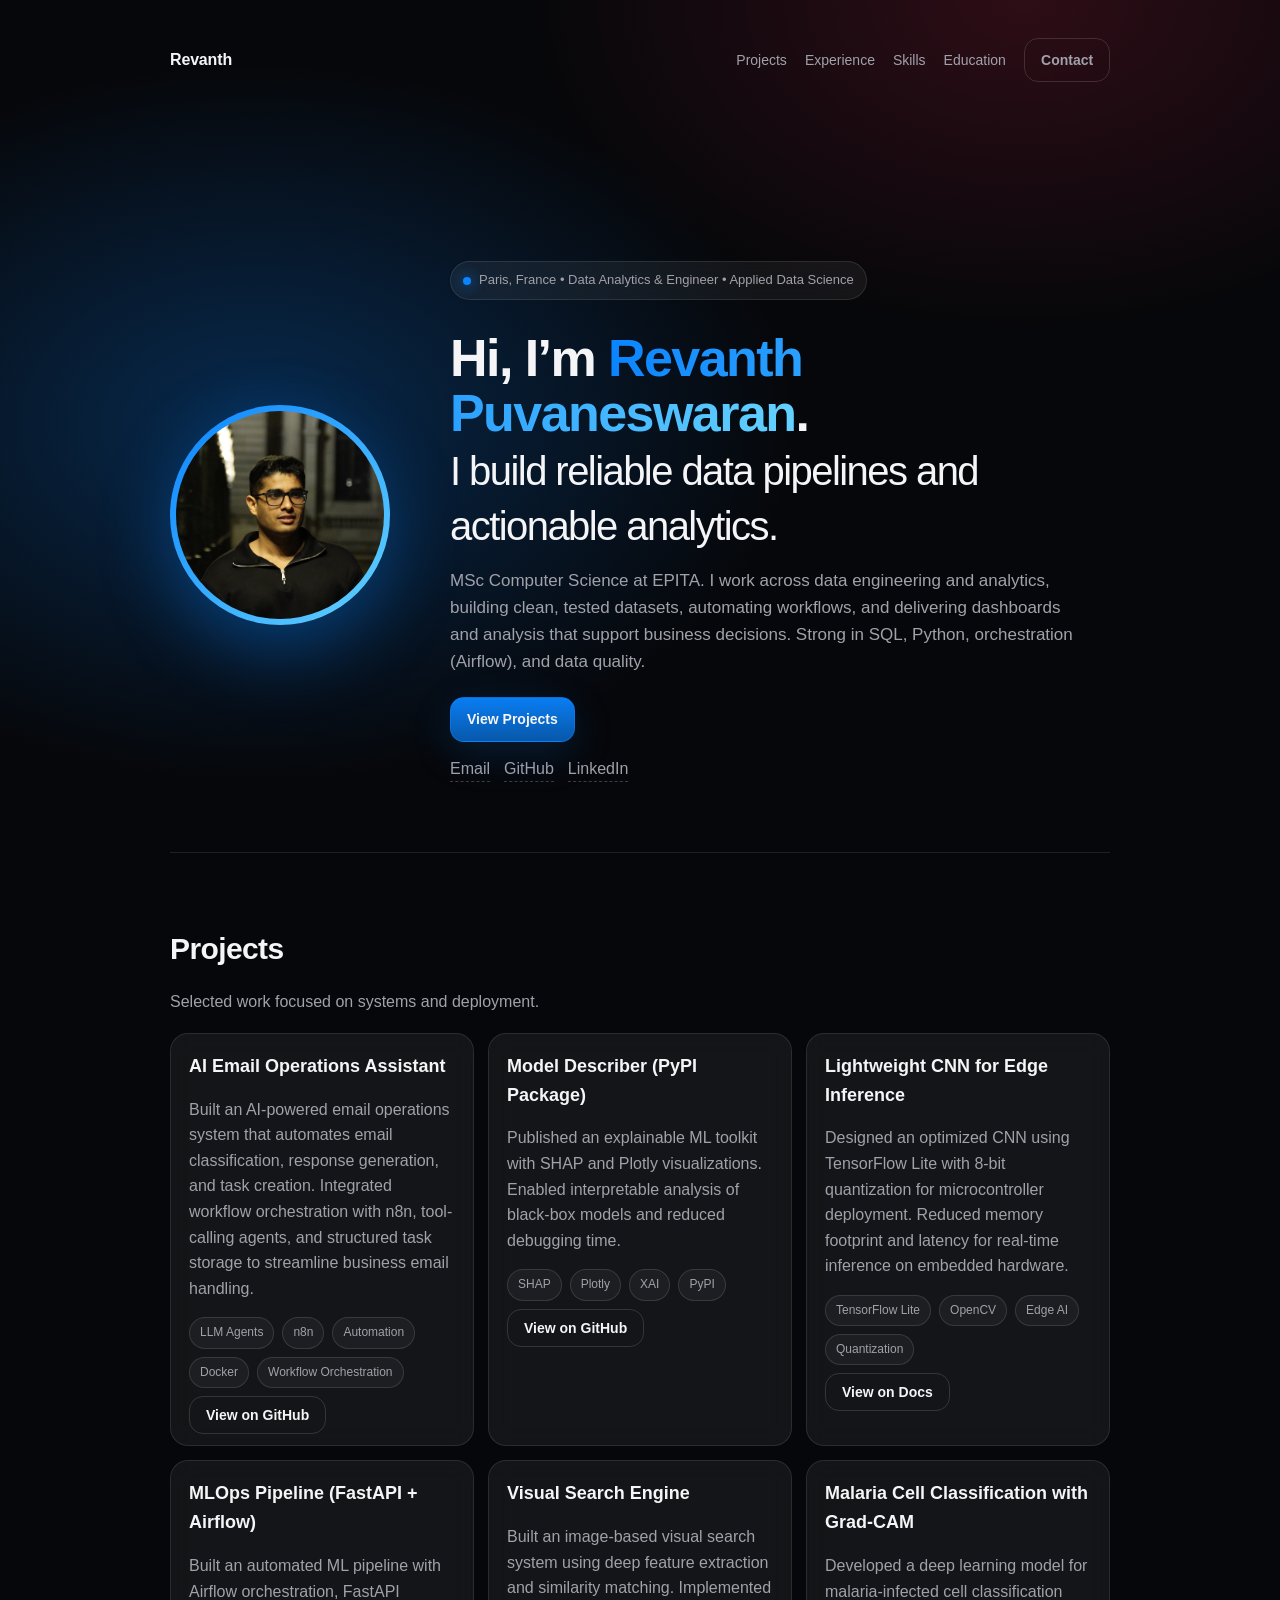
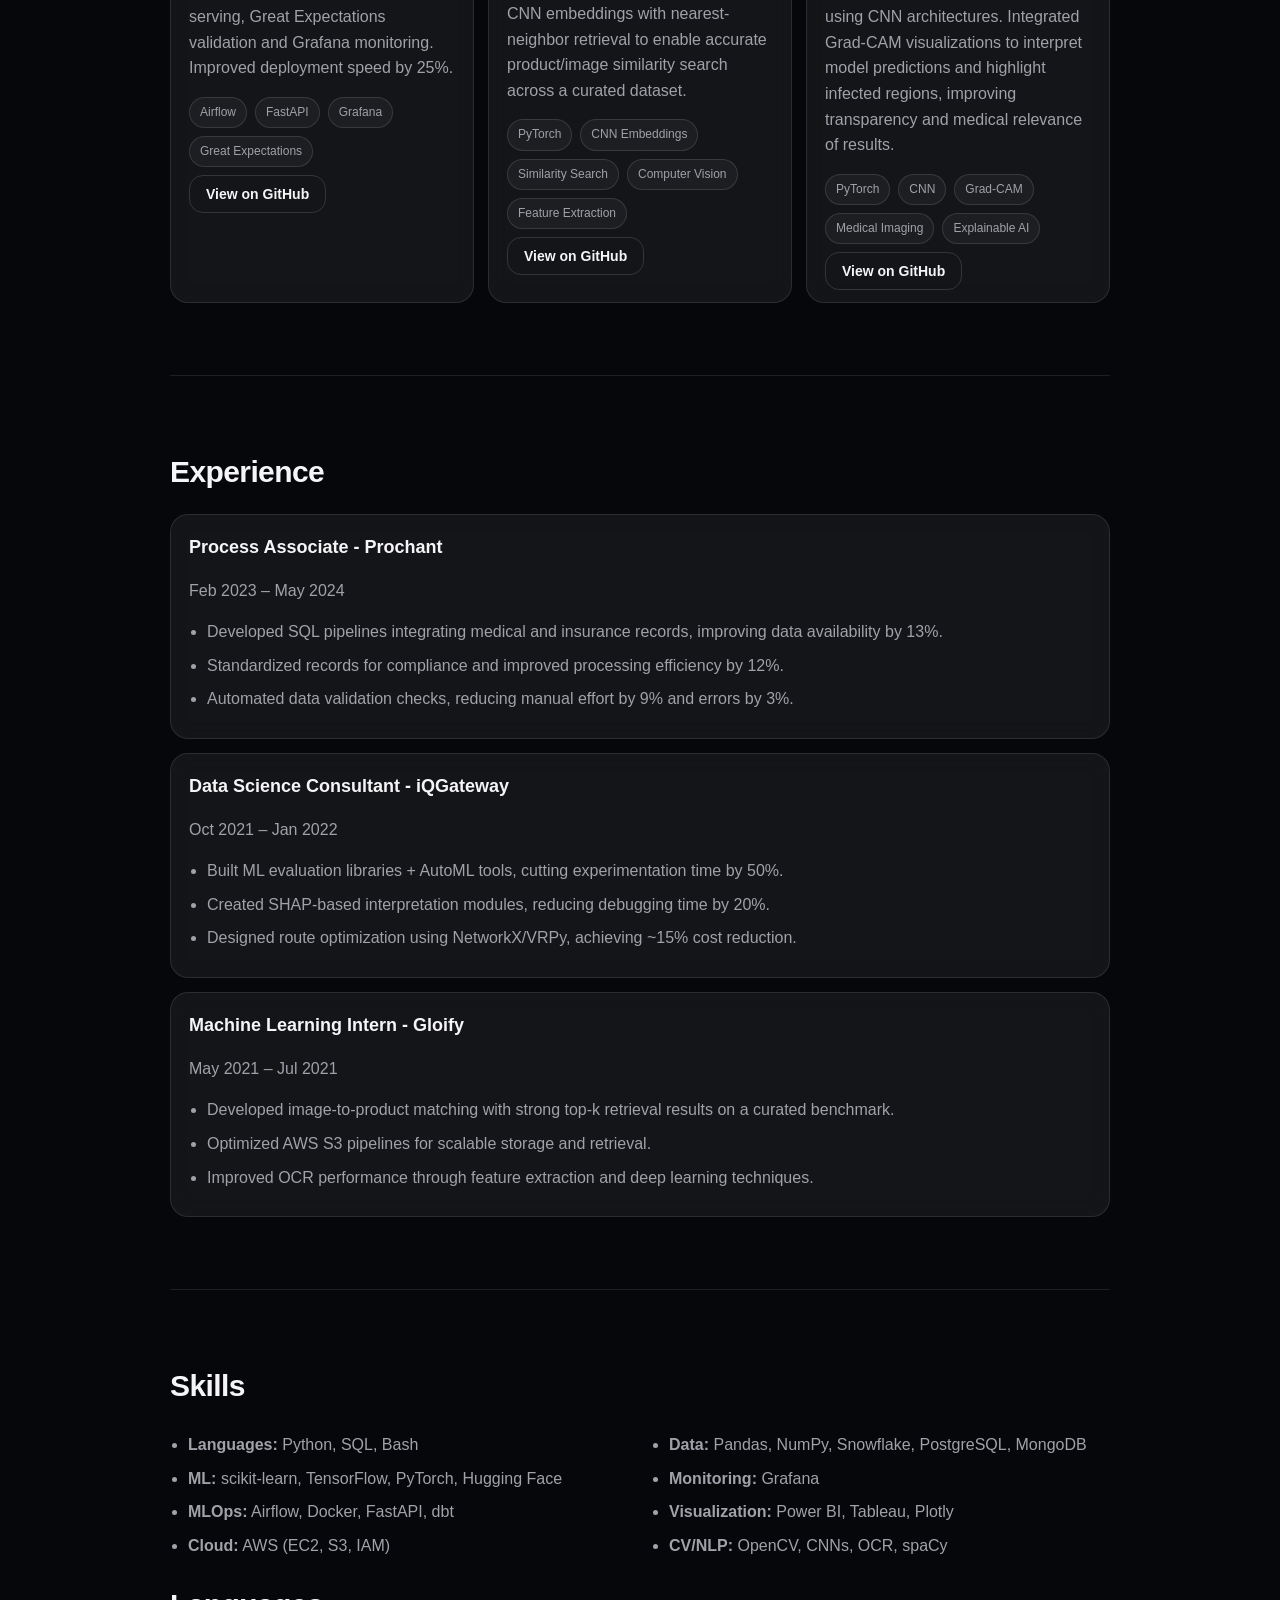
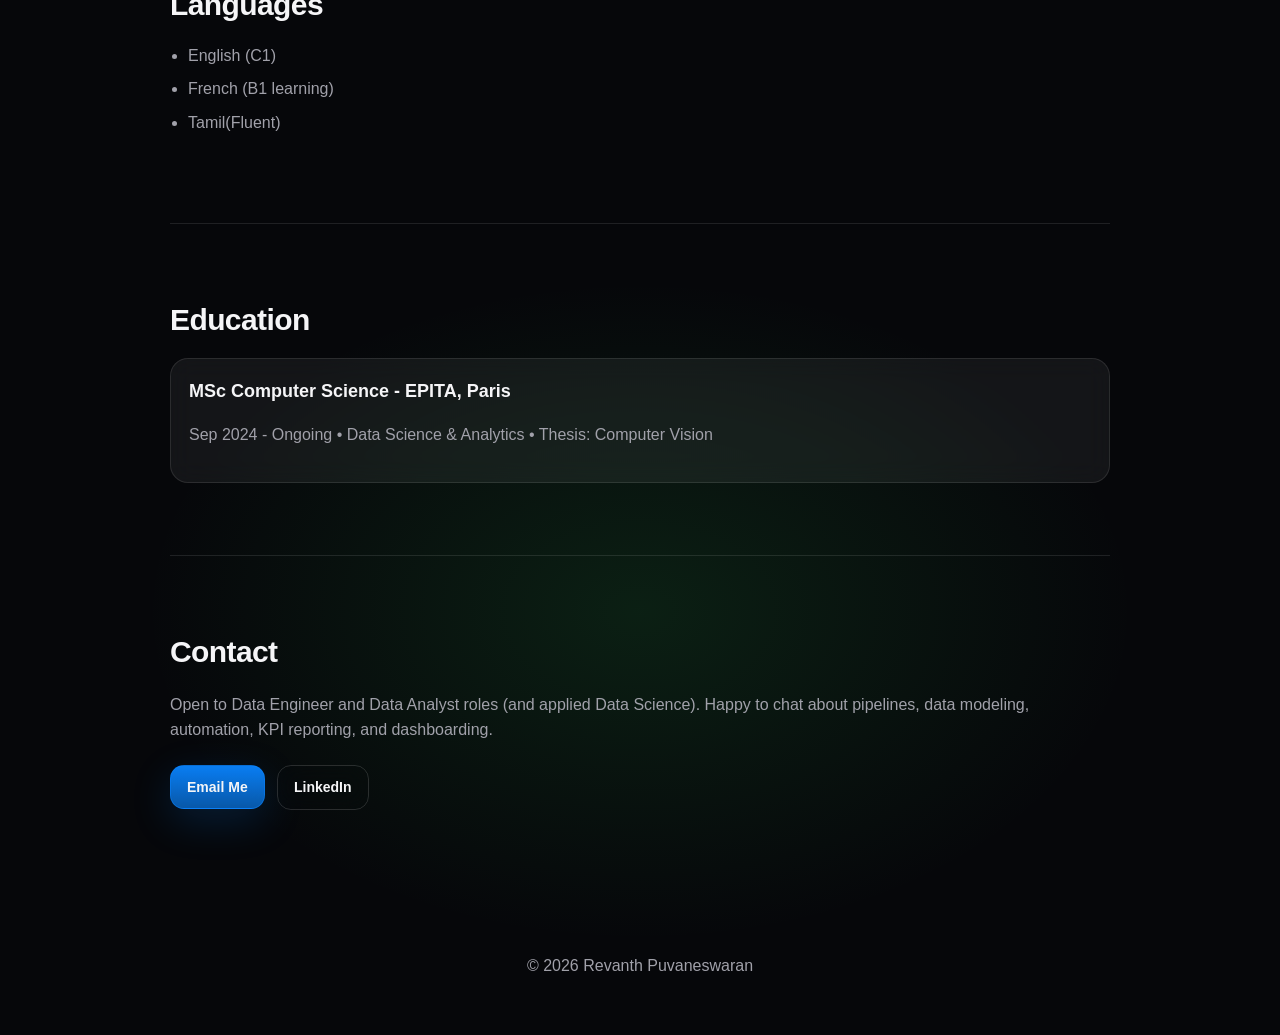
<file: index.html>
<!doctype html>
<html lang="en">
<head>
  <meta charset="utf-8" />
  <meta name="viewport" content="width=device-width,initial-scale=1" />

  <title>Revanth Puvaneswaran — Data Engineer / Data Analyst</title>
  <meta name="description" content="Revanth Puvaneswaran — Data Engineer & Data Analyst in Paris. SQL, Python, pipelines, data modeling, dashboards, and applied data science." />

  <link rel="stylesheet" href="./style.css" />
</head>

<body>

  <!-- NAVBAR -->
  <header class="container">
    <nav class="nav">
      <a class="logo" href="#top">Revanth</a>

      <div class="links">
        <a href="#projects">Projects</a>
        <a href="#experience">Experience</a>
        <a href="#skills">Skills</a>
        <a href="#education">Education</a>
        <a class="btn ghost" href="#contact">Contact</a>
      </div>
    </nav>
  </header>

  <main class="container">

    <!-- HERO -->
    <section id="top" class="hero hero-row">

      <div class="hero-photo">
        <div class="profile-wrapper">
          <img src="assets/REVS.jpeg" alt="Revanth Puvaneswaran">
        </div>
      </div>

      <div class="hero-content">
        <p class="badge">Paris, France • Data Analytics & Engineer • Applied Data Science</p>

        <h1>
          Hi, I’m <span class="accent">Revanth Puvaneswaran</span>.<br/>
          <span class="hero-subline">
                I build reliable data pipelines and actionable analytics.
          </span>
        </h1>

        <p class="sub">
          MSc Computer Science at EPITA. I work across data engineering and analytics, building clean, tested datasets,
          automating workflows, and delivering dashboards and analysis that support business decisions. Strong in SQL,
          Python, orchestration (Airflow), and data quality.
        </p>

        <div class="hero-actions">
          <a class="btn primary" href="#projects">View Projects</a>
          <!-- <a class="btn ghost" href="./REVANTH.pdf" target="_blank" rel="noreferrer">Resume</a> -->
        </div>

        <div class="social">
          <a href="mailto:revanthpuvanes@gmail.com">Email</a>
          <a href="https://github.com/revanthpuvanes" target="_blank" rel="noreferrer">GitHub</a>
          <a href="https://www.linkedin.com/in/revanth1998" target="_blank" rel="noreferrer">LinkedIn</a>
        </div>
      </div>

    </section>

    <!-- PROJECTS (UNCHANGED)
    <section id="projects" class="section">
      <h2>Projects</h2>
      <p class="muted">Selected work focused on systems and deployment.</p>

      <div class="grid">
        <article class="card">
          <h3>Lightweight CNN for Edge Inference</h3>
          <p>
            Designed an optimized CNN using TensorFlow Lite with 8-bit quantization for microcontroller deployment.
            Reduced memory footprint and latency for real-time inference on embedded hardware.
          </p>
          <div class="tags">
            <span>TensorFlow Lite</span>
            <span>OpenCV</span>
            <span>Edge AI</span>
            <span>Quantization</span>
          </div>
        </article>

        <article class="card">
          <h3>MLOps Pipeline (FastAPI + Airflow)</h3>
          <p>
            Built an automated ML pipeline with Airflow orchestration, FastAPI serving,
            Great Expectations validation and Grafana monitoring. Improved deployment speed by 25%.
          </p>
          <div class="tags">
            <span>Airflow</span>
            <span>FastAPI</span>
            <span>Grafana</span>
            <span>Great Expectations</span>
          </div>
        </article>

        <article class="card">
          <h3>Model Describer (PyPI Package)</h3>
          <p>
            Published an explainable ML toolkit with SHAP and Plotly visualizations.
            Enabled interpretable analysis of black-box models and reduced debugging time.
          </p>
          <div class="tags">
            <span>SHAP</span>
            <span>Plotly</span>
            <span>XAI</span>
            <span>PyPI</span>
          </div>
        </article>
      </div>
    </section> -->

    <!-- PROJECTS -->
    <section id="projects" class="section">
    <h2>Projects</h2>
    <p class="muted">Selected work focused on systems and deployment.</p>

    <div class="grid">

        <article class="card">
        <h3>AI Email Operations Assistant</h3>
        <p>
            Built an AI-powered email operations system that automates email classification, response generation,
            and task creation. Integrated workflow orchestration with n8n, tool-calling agents, and structured
            task storage to streamline business email handling.
        </p>

        <div class="tags">
            <span>LLM Agents</span>
            <span>n8n</span>
            <span>Automation</span>
            <span>Docker</span>
            <span>Workflow Orchestration</span>
        </div>

        <div style="margin-top: 14px;">
            <a href="https://github.com/revanthpuvanes/ai-email-operations-assistant"
            target="_blank"
            class="btn ghost">
            View on GitHub
            </a>
        </div>
        </article>

        <article class="card">
        <h3>Model Describer (PyPI Package)</h3>
        <p>
            Published an explainable ML toolkit with SHAP and Plotly visualizations.
            Enabled interpretable analysis of black-box models and reduced debugging time.
        </p>
        <div class="tags">
            <span>SHAP</span>
            <span>Plotly</span>
            <span>XAI</span>
            <span>PyPI</span>
        </div>
        <div style="margin-top: 14px;">
            <a href="https://github.com/revanthpuvanes/Model_describer" target="_blank" class="btn ghost">
            View on GitHub
            </a>
        </div>
        </article>
        
        <article class="card">
        <h3>Lightweight CNN for Edge Inference</h3>
        <p>
            Designed an optimized CNN using TensorFlow Lite with 8-bit quantization for microcontroller deployment.
            Reduced memory footprint and latency for real-time inference on embedded hardware.
        </p>
        <div class="tags">
            <span>TensorFlow Lite</span>
            <span>OpenCV</span>
            <span>Edge AI</span>
            <span>Quantization</span>
        </div>
        <div style="margin-top: 14px;">
            <a href="https://drive.google.com/file/d/1etD90A4bqS7OJIJYcCqiGEPu1zXH3yA_/view" target="_blank" class="btn ghost">
            View on Docs
            </a>
        </div>
        </article>

        <article class="card">
        <h3>MLOps Pipeline (FastAPI + Airflow)</h3>
        <p>
            Built an automated ML pipeline with Airflow orchestration, FastAPI serving,
            Great Expectations validation and Grafana monitoring. Improved deployment speed by 25%.
        </p>
        <div class="tags">
            <span>Airflow</span>
            <span>FastAPI</span>
            <span>Grafana</span>
            <span>Great Expectations</span>
        </div>
        <div style="margin-top: 14px;">
            <a href="https://github.com/revanthpuvanes/MLOPs-Pipeline" target="_blank" class="btn ghost">
            View on GitHub
            </a>
        </div>
        </article>

        <article class="card">
        <h3>Visual Search Engine</h3>
        <p>
          Built an image-based visual search system using deep feature extraction and similarity matching.
          Implemented CNN embeddings with nearest-neighbor retrieval to enable accurate product/image
          similarity search across a curated dataset.
        </p>

        <div class="tags">
          <span>PyTorch</span>
          <span>CNN Embeddings</span>
          <span>Similarity Search</span>
          <span>Computer Vision</span>
          <span>Feature Extraction</span>
        </div>

        <div style="margin-top: 14px;">
          <a href="https://github.com/revanthpuvanes/Visual_Search_Engine"
            target="_blank"
            class="btn ghost">
            View on GitHub
          </a>
        </div>
        </article>

        <article class="card">
        <h3>Malaria Cell Classification with Grad-CAM</h3>
        <p>
          Developed a deep learning model for malaria-infected cell classification using CNN architectures.
          Integrated Grad-CAM visualizations to interpret model predictions and highlight infected regions,
          improving transparency and medical relevance of results.
        </p>

        <div class="tags">
          <span>PyTorch</span>
          <span>CNN</span>
          <span>Grad-CAM</span>
          <span>Medical Imaging</span>
          <span>Explainable AI</span>
        </div>

        <div style="margin-top: 14px;">
          <a href="https://github.com/revanthpuvanes/malaria_classifier_using_gradcam"
            target="_blank"
            class="btn ghost">
            View on GitHub
          </a>
        </div>
        </article>

    </div>
    </section>

    <!-- EXPERIENCE (UNCHANGED) -->
    <section id="experience" class="section">
      <h2>Experience</h2>

      <div class="grid one-col">

        <article class="card">
          <h3>Process Associate - Prochant</h3>
          <p class="muted">Feb 2023 – May 2024</p>
          <ul class="list">
            <li>Developed SQL pipelines integrating medical and insurance records, improving data availability by 13%.</li>
            <li>Standardized records for compliance and improved processing efficiency by 12%.</li>
            <li>Automated data validation checks, reducing manual effort by 9% and errors by 3%.</li>
          </ul>
        </article>

        <article class="card">
          <h3>Data Science Consultant - iQGateway</h3>
          <p class="muted">Oct 2021 – Jan 2022</p>
          <ul class="list">
            <li>Built ML evaluation libraries + AutoML tools, cutting experimentation time by 50%.</li>
            <li>Created SHAP-based interpretation modules, reducing debugging time by 20%.</li>
            <li>Designed route optimization using NetworkX/VRPy, achieving ~15% cost reduction.</li>
          </ul>
        </article>

        <article class="card">
          <h3>Machine Learning Intern - Gloify</h3>
          <p class="muted">May 2021 – Jul 2021</p>
          <ul class="list">
            <li>Developed image-to-product matching with strong top-k retrieval results on a curated benchmark.</li>
            <li>Optimized AWS S3 pipelines for scalable storage and retrieval.</li>
            <li>Improved OCR performance through feature extraction and deep learning techniques.</li>
          </ul>
        </article>

      </div>
    </section>

    <!-- SKILLS (UNCHANGED) -->
    <section id="skills" class="section">
      <h2>Skills</h2>

      <div class="two-col">
        <ul class="list">
          <li><b>Languages:</b> Python, SQL, Bash</li>
          <li><b>ML:</b> scikit-learn, TensorFlow, PyTorch, Hugging Face</li>
          <li><b>MLOps:</b> Airflow, Docker, FastAPI, dbt</li>
          <li><b>Cloud:</b> AWS (EC2, S3, IAM)</li>
        </ul>

        <ul class="list">
          <li><b>Data:</b> Pandas, NumPy, Snowflake, PostgreSQL, MongoDB</li>
          <li><b>Monitoring:</b> Grafana</li>
          <li><b>Visualization:</b> Power BI, Tableau, Plotly</li>
          <li><b>CV/NLP:</b> OpenCV, CNNs, OCR, spaCy</li>
        </ul>
      </div>

      <p class="muted small" style="margin-top:14px;">
        <h2>Languages</h2> 
        <ul class="list">
          <li>English (C1)</li> 
          <li>French (B1 learning)</li>  
          <li>Tamil(Fluent)</li>
        </ul>
      </p>
    </section>

    <!-- EDUCATION (allowed minor adjustment) -->
    <section id="education" class="section">
      <h2>Education</h2>
      <article class="card">
        <h3>MSc Computer Science - EPITA, Paris</h3>
        <p class="muted">Sep 2024 - Ongoing • Data Science & Analytics • Thesis: Computer Vision</p>
      </article>
    </section>

    <!-- CONTACT (focused for DA + DE) -->
    <section id="contact" class="section">
      <h2>Contact</h2>
      <p class="muted">
        Open to Data Engineer and Data Analyst roles (and applied Data Science). Happy to chat about pipelines,
        data modeling, automation, KPI reporting, and dashboarding.
      </p>

      <div class="hero-actions">
        <a class="btn primary" href="mailto:revanthpuvanes@gmail.com">Email Me</a>
        <a class="btn ghost" href="https://www.linkedin.com/in/revanth1998" target="_blank" rel="noreferrer">LinkedIn</a>
        <!-- <a class="btn ghost" href="./REVANTH.pdf" target="_blank" rel="noreferrer">Download Resume</a> -->
      </div>
    </section>

  </main>

  <footer class="container footer">
    <p>© <span id="year"></span> Revanth Puvaneswaran</p>
  </footer>

  <script>
    document.getElementById("year").textContent = new Date().getFullYear();
  </script>

</body>
</html>
</file>
<file: style.css>
:root{
  --bg: #06070a;
  --text: #f5f5f7;
  --muted: #a1a1aa;
  --border: rgba(255,255,255,0.10);
  --accent: #0a84ff; /* Apple-ish blue */
  --card: rgba(255,255,255,0.06);
}

*{ box-sizing:border-box; }
html{ scroll-behavior:smooth; }

body{
  margin:0;
  font-family:-apple-system, BlinkMacSystemFont, "SF Pro Text","SF Pro Display",
              "Helvetica Neue", Helvetica, Arial, sans-serif;
  color:var(--text);
  line-height:1.6;

  background:
    radial-gradient(900px 600px at 20% 10%, rgba(10,132,255,0.28), transparent 60%),
    radial-gradient(900px 600px at 80% 0%, rgba(255,45,85,0.16), transparent 55%),
    radial-gradient(900px 600px at 50% 90%, rgba(48,209,88,0.12), transparent 55%),
    var(--bg);
}

a{ color:inherit; text-decoration:none; }

.container{
  max-width:980px;
  margin:0 auto;
  padding:28px 20px;
}

.section{
  padding:72px 0;
  border-top:1px solid var(--border);
}

h1{
  font-size:52px;
  line-height:1.05;
  letter-spacing:-0.03em;
  margin:18px 0 12px;
  font-weight:700;
}

h2{
  font-size:30px;
  margin:0 0 14px;
  letter-spacing:-0.02em;
  font-weight:650;
}

h3{
  font-size:18px;
  margin:0 0 10px;
  font-weight:650;
}

.muted{ color:var(--muted); }
.small{ font-size:14px; }

.accent{
  background: linear-gradient(90deg, #0a84ff, #64d2ff);
  -webkit-background-clip:text;
  background-clip:text;
  color:transparent;
}

/* NAV */
.nav{
  display:flex;
  justify-content:space-between;
  align-items:center;
  gap:18px;
  padding:10px 0 0;
}

.logo{
  font-weight:800;
  letter-spacing:-0.01em;
  font-size:16px;
}

.links{
  display:flex;
  gap:18px;
  align-items:center;
  flex-wrap:wrap;
}

.links a{
  color:var(--muted);
  font-size:14px;
}
.links a:hover{ color:var(--text); }

/* HERO LAYOUT */
.hero{
  padding:0;
}

.hero-row{
  display:flex;
  align-items:center;
  gap:60px;
  padding:110px 0 70px;
}

.hero-content{
  max-width:650px;
}

.hero-photo{
  flex-shrink:0;
  display:flex;
  justify-content:center;
  align-items:center;
}

/* BADGE */
.badge{
  display:inline-flex;
  align-items:center;
  gap:8px;
  padding:8px 12px;
  border-radius:999px;
  background: rgba(255,255,255,0.06);
  border: 1px solid var(--border);
  color: var(--muted);
  font-size:13px;
  backdrop-filter: blur(10px);
}

.badge::before{
  content:"";
  width:8px; height:8px;
  border-radius:50%;
  background: var(--accent);
  box-shadow: 0 0 14px rgba(10,132,255,0.9);
}

.sub{
  max-width:68ch;
  font-size:17px;
  color:var(--muted);
}

/* PHOTO */
.profile-wrapper{
  width:220px;
  height:220px;
  border-radius:50%;
  padding:6px;
  background: linear-gradient(135deg, #0a84ff, #64d2ff);
  box-shadow: 0 25px 70px rgba(10,132,255,0.35);
  overflow:hidden;
}

.profile-wrapper img{
  width:100%;
  height:100%;
  object-fit:cover;
  border-radius:50%;
  display:block;
}

/* BUTTONS */
.hero-actions{
  margin-top:22px;
  display:flex;
  gap:12px;
  flex-wrap:wrap;
}

.btn{
  padding:10px 16px;
  border-radius:14px;
  font-weight:650;
  font-size:14px;
  border:1px solid rgba(255,255,255,0.14);
  background: rgba(255,255,255,0.08);
  color: var(--text);
  backdrop-filter: blur(12px);
  transition: transform .15s ease, background .15s ease, border-color .15s ease, box-shadow .15s ease;
}

.btn:hover{
  transform: translateY(-1px);
  background: rgba(255,255,255,0.12);
  border-color: rgba(255,255,255,0.20);
}

.btn.ghost{
  background: transparent;
}

.btn.primary{
  background: linear-gradient(180deg, rgba(10,132,255,0.95), rgba(10,132,255,0.65));
  border-color: rgba(10,132,255,0.50);
  box-shadow: 0 12px 40px rgba(10,132,255,0.18);
}
.btn.primary:hover{
  box-shadow: 0 16px 55px rgba(10,132,255,0.26);
}

/* SOCIAL */
.social{
  display:flex;
  gap:14px;
  margin-top:14px;
  color: var(--muted);
  flex-wrap:wrap;
}
.social a{
  border-bottom:1px dashed rgba(255,255,255,0.22);
}
.social a:hover{
  color:var(--text);
  border-bottom-color: rgba(255,255,255,0.5);
}

/* CARDS / GRID */
.grid{
  display:grid;
  grid-template-columns:repeat(auto-fit, minmax(270px, 1fr));
  gap:14px;
  margin-top:18px;
}

.one-col{
  grid-template-columns: 1fr;
}

.card{
  padding:18px;
  border-radius:18px;
  background: var(--card);
  border: 1px solid var(--border);
  backdrop-filter: blur(12px);
  transition: transform .16s ease, border-color .16s ease, background .16s ease;
}

.card:hover{
  transform: translateY(-3px);
  border-color: rgba(255,255,255,0.22);
  background: rgba(255,255,255,0.075);
}

.card p{ color: var(--muted); }

/* TAGS */
.tags{
  display:flex;
  gap:8px;
  flex-wrap:wrap;
  margin-top:12px;
}

.tags span{
  font-size:12px;
  padding:5px 10px;
  border-radius:999px;
  border:1px solid rgba(255,255,255,0.12);
  color: var(--muted);
  background: rgba(255,255,255,0.04);
}

/* LISTS */
.list{ margin:0; padding-left:18px; }
.list li{ margin:8px 0; color: var(--muted); }

/* TWO COL */
.two-col{
  display:grid;
  grid-template-columns:1fr 1fr;
  gap:22px;
}

/* FOOTER */
.footer{
  text-align:center;
  color: var(--muted);
  padding:28px 0 40px;
}

/* RESPONSIVE */
@media (max-width: 900px){
  h1{ font-size:38px; }
  .hero-row{
    flex-direction:column;
    text-align:center;
    gap:40px;
    padding:90px 0 60px;
  }
  .two-col{ grid-template-columns:1fr; }
}

.hero-subline{
  font-size: 40px;
  font-weight: 500;
}
</file>
